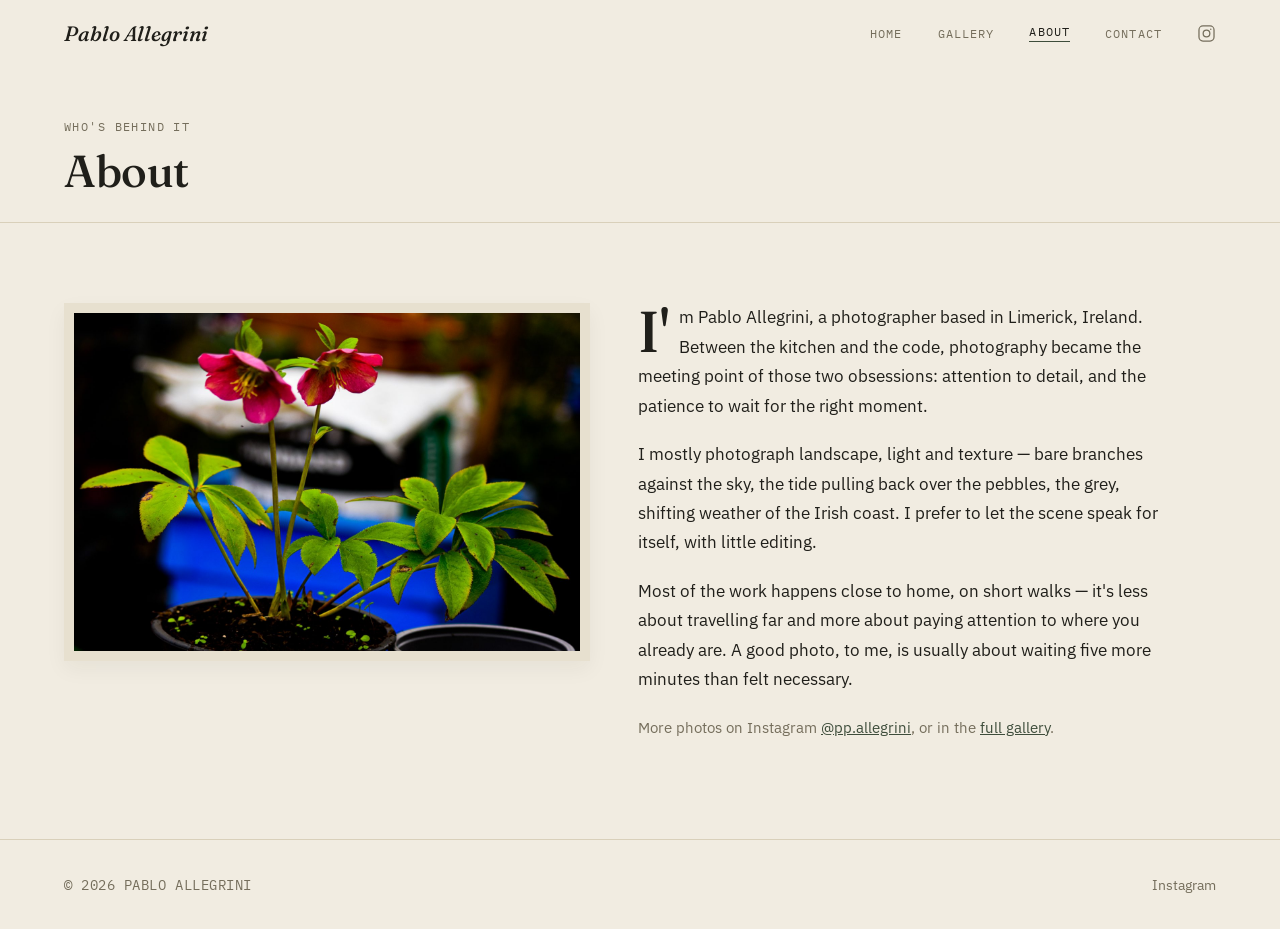
<file: about.html>
<!DOCTYPE html>
<html lang="en">
<head>
<meta charset="UTF-8">
<title>About — Pablo Allegrini</title>
<meta name="viewport" content="width=device-width, initial-scale=1.0">
<meta name="description" content="About Pablo Allegrini, landscape and nature photographer based in Limerick, Ireland.">
<link rel="preconnect" href="https://fonts.googleapis.com">
<link rel="preconnect" href="https://fonts.gstatic.com" crossorigin>
<link href="https://fonts.googleapis.com/css2?family=Fraunces:ital,opsz,wght@0,9..144,300;0,9..144,500;0,9..144,600;1,9..144,500&family=IBM+Plex+Mono:wght@400;500&family=IBM+Plex+Sans:wght@400;500&display=swap" rel="stylesheet">
<link rel="stylesheet" href="style.css">
</head>
<body>

<header class="site-nav" id="siteNav">
  <a class="wordmark" href="index.html">Pablo Allegrini</a>
  <button class="nav-toggle" id="navToggle" aria-label="Menu"><span></span><span></span><span></span></button>
  <nav class="links" id="navLinks">
    <a href="index.html">Home</a>
    <a href="gallery.html">Gallery</a>
    <a href="about.html" class="active">About</a>
    <a href="contact.html">Contact</a>
    <a href="https://www.instagram.com/pp.allegrini/" aria-label="Instagram" target="_blank" rel="noopener">
      <svg class="ig-icon" viewBox="0 0 24 24" fill="none" stroke="currentColor" stroke-width="1.6">
        <rect x="2.5" y="2.5" width="19" height="19" rx="5"/>
        <circle cx="12" cy="12" r="4.2"/>
        <circle cx="17.4" cy="6.6" r="0.9" fill="currentColor" stroke="none"/>
      </svg>
    </a>
  </nav>
</header>

<div class="page-header">
  <span class="hero-kicker mono">Who's behind it</span>
  <h1>About</h1>
</div>

<section>
  <div class="about">
    <div class="about-photo">
      <img src="14.jpg" alt="Nature detail photographed by Pablo Allegrini">
    </div>
    <div class="about-text">
      <p class="dropcap">I'm Pablo Allegrini, a photographer based in Limerick, Ireland. Between the kitchen and the code, photography became the meeting point of those two obsessions: attention to detail, and the patience to wait for the right moment.</p>
      <p>I mostly photograph landscape, light and texture — bare branches against the sky, the tide pulling back over the pebbles, the grey, shifting weather of the Irish coast. I prefer to let the scene speak for itself, with little editing.</p>
      <p>Most of the work happens close to home, on short walks — it's less about travelling far and more about paying attention to where you already are. A good photo, to me, is usually about waiting five more minutes than felt necessary.</p>
      <p class="muted">More photos on Instagram <a href="https://www.instagram.com/pp.allegrini/" target="_blank" rel="noopener">@pp.allegrini</a>, or in the <a href="gallery.html">full gallery</a>.</p>
    </div>
  </div>
</section>

<footer>
  <span class="mono">© 2026 PABLO ALLEGRINI</span>
  <a href="https://www.instagram.com/pp.allegrini/" target="_blank" rel="noopener">Instagram</a>
</footer>

<script src="script.js"></script>
</body>
</html>
</file>
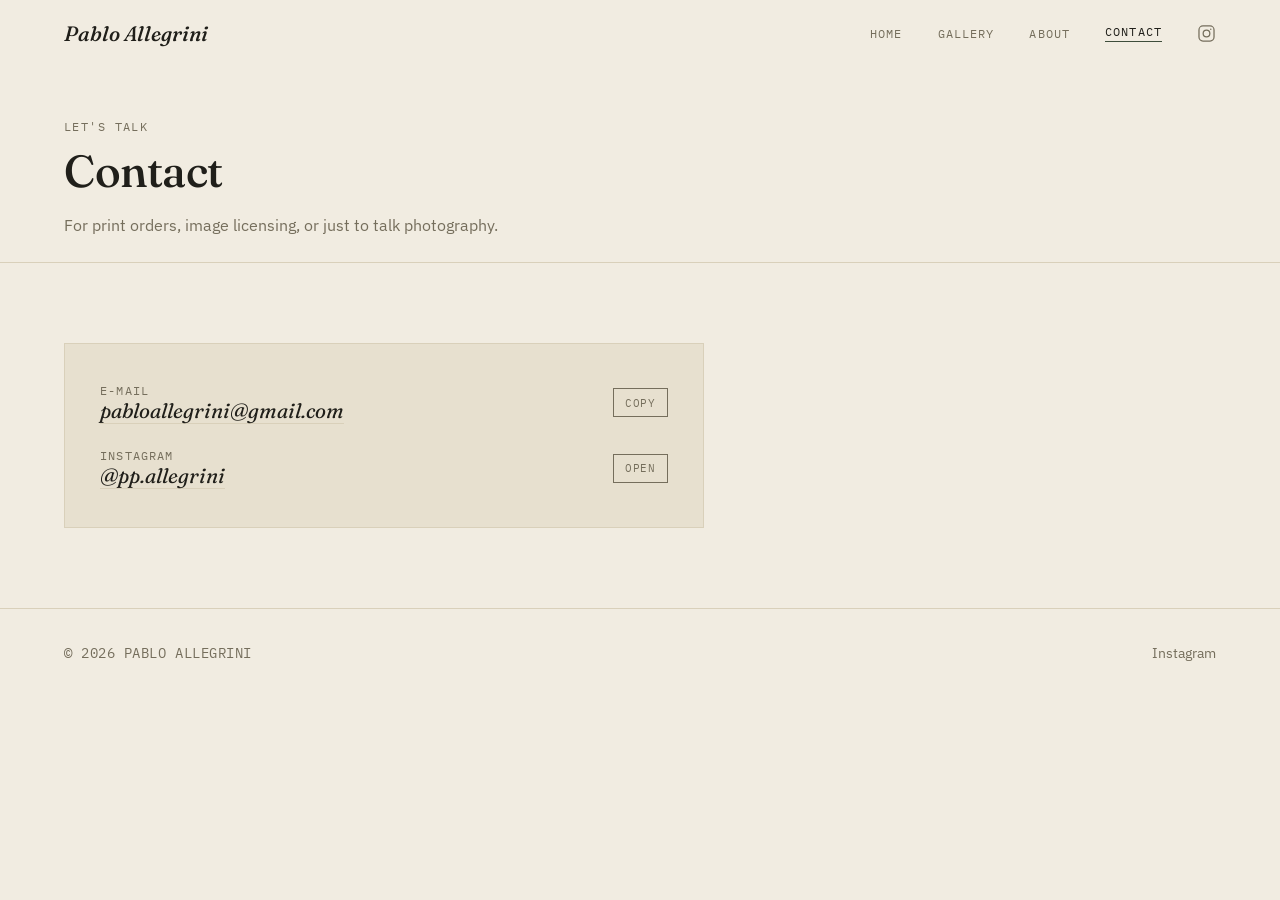
<file: contact.html>
<!DOCTYPE html>
<html lang="en">
<head>
<meta charset="UTF-8">
<title>Contact — Pablo Allegrini</title>
<meta name="viewport" content="width=device-width, initial-scale=1.0">
<meta name="description" content="Get in touch with Pablo Allegrini, landscape and nature photographer.">
<link rel="preconnect" href="https://fonts.googleapis.com">
<link rel="preconnect" href="https://fonts.gstatic.com" crossorigin>
<link href="https://fonts.googleapis.com/css2?family=Fraunces:ital,opsz,wght@0,9..144,300;0,9..144,500;0,9..144,600;1,9..144,500&family=IBM+Plex+Mono:wght@400;500&family=IBM+Plex+Sans:wght@400;500&display=swap" rel="stylesheet">
<link rel="stylesheet" href="style.css">
</head>
<body>

<header class="site-nav" id="siteNav">
  <a class="wordmark" href="index.html">Pablo Allegrini</a>
  <button class="nav-toggle" id="navToggle" aria-label="Menu"><span></span><span></span><span></span></button>
  <nav class="links" id="navLinks">
    <a href="index.html">Home</a>
    <a href="gallery.html">Gallery</a>
    <a href="about.html">About</a>
    <a href="contact.html" class="active">Contact</a>
    <a href="https://www.instagram.com/pp.allegrini/" aria-label="Instagram" target="_blank" rel="noopener">
      <svg class="ig-icon" viewBox="0 0 24 24" fill="none" stroke="currentColor" stroke-width="1.6">
        <rect x="2.5" y="2.5" width="19" height="19" rx="5"/>
        <circle cx="12" cy="12" r="4.2"/>
        <circle cx="17.4" cy="6.6" r="0.9" fill="currentColor" stroke="none"/>
      </svg>
    </a>
  </nav>
</header>

<div class="page-header">
  <span class="hero-kicker mono">Let's talk</span>
  <h1>Contact</h1>
  <p>For print orders, image licensing, or just to talk photography.</p>
</div>

<section>
  <div class="contact-wrap">
    <div class="contact-card">
      <div class="contact-row">
        <div>
          <div class="contact-label">E-mail</div>
          <div class="contact-value"><a href="mailto:pabloallegrini@gmail.com">pabloallegrini@gmail.com</a></div>
        </div>
        <button class="copy-btn" id="copyEmail" data-email="pabloallegrini@gmail.com">Copy</button>
      </div>
      <div class="contact-row">
        <div>
          <div class="contact-label">Instagram</div>
          <div class="contact-value"><a href="https://www.instagram.com/pp.allegrini/" target="_blank" rel="noopener">@pp.allegrini</a></div>
        </div>
        <a class="copy-btn" href="https://www.instagram.com/pp.allegrini/" target="_blank" rel="noopener" style="text-decoration:none; display:inline-block;">Open</a>
      </div>
    </div>
  </div>
</section>

<footer>
  <span class="mono">© 2026 PABLO ALLEGRINI</span>
  <a href="https://www.instagram.com/pp.allegrini/" target="_blank" rel="noopener">Instagram</a>
</footer>

<script src="script.js"></script>
<script>
  const copyBtn = document.getElementById("copyEmail");
  if (copyBtn) {
    copyBtn.addEventListener("click", async () => {
      try {
        await navigator.clipboard.writeText(copyBtn.dataset.email);
        copyBtn.textContent = "Copied ✓";
        copyBtn.classList.add("copied");
        setTimeout(() => { copyBtn.textContent = "Copy"; copyBtn.classList.remove("copied"); }, 2000);
      } catch(e) {
        copyBtn.textContent = "Copy manually";
      }
    });
  }
</script>
</body>
</html>
</file>
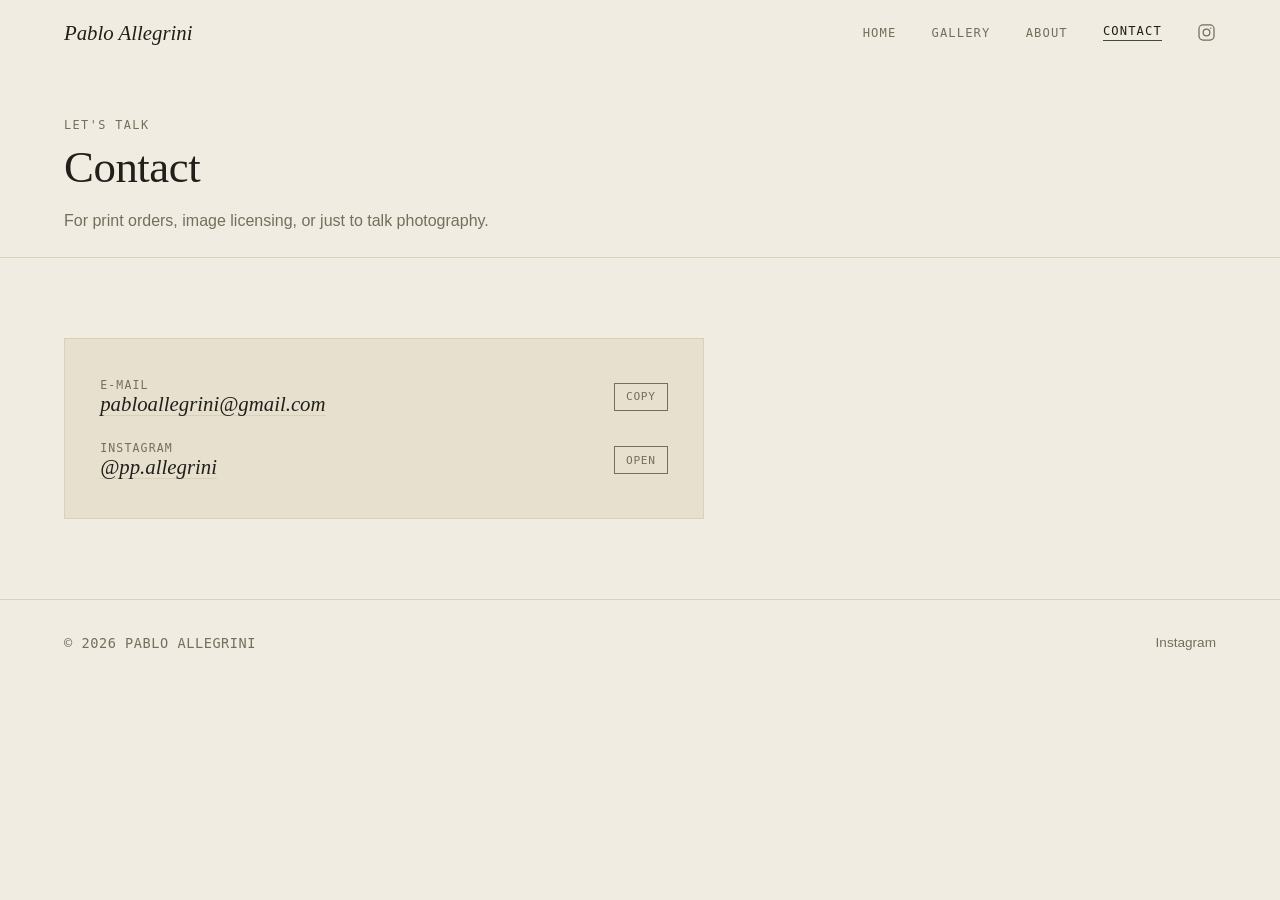
<file: contato.html>
<!DOCTYPE html>
<html lang="en"><head><meta charset="UTF-8"><meta http-equiv="refresh" content="0; url=contact.html"><title>Redirecting...</title></head>
<body><p>Redirecting to <a href="contact.html">contact.html</a>...</p></body></html>
</file>
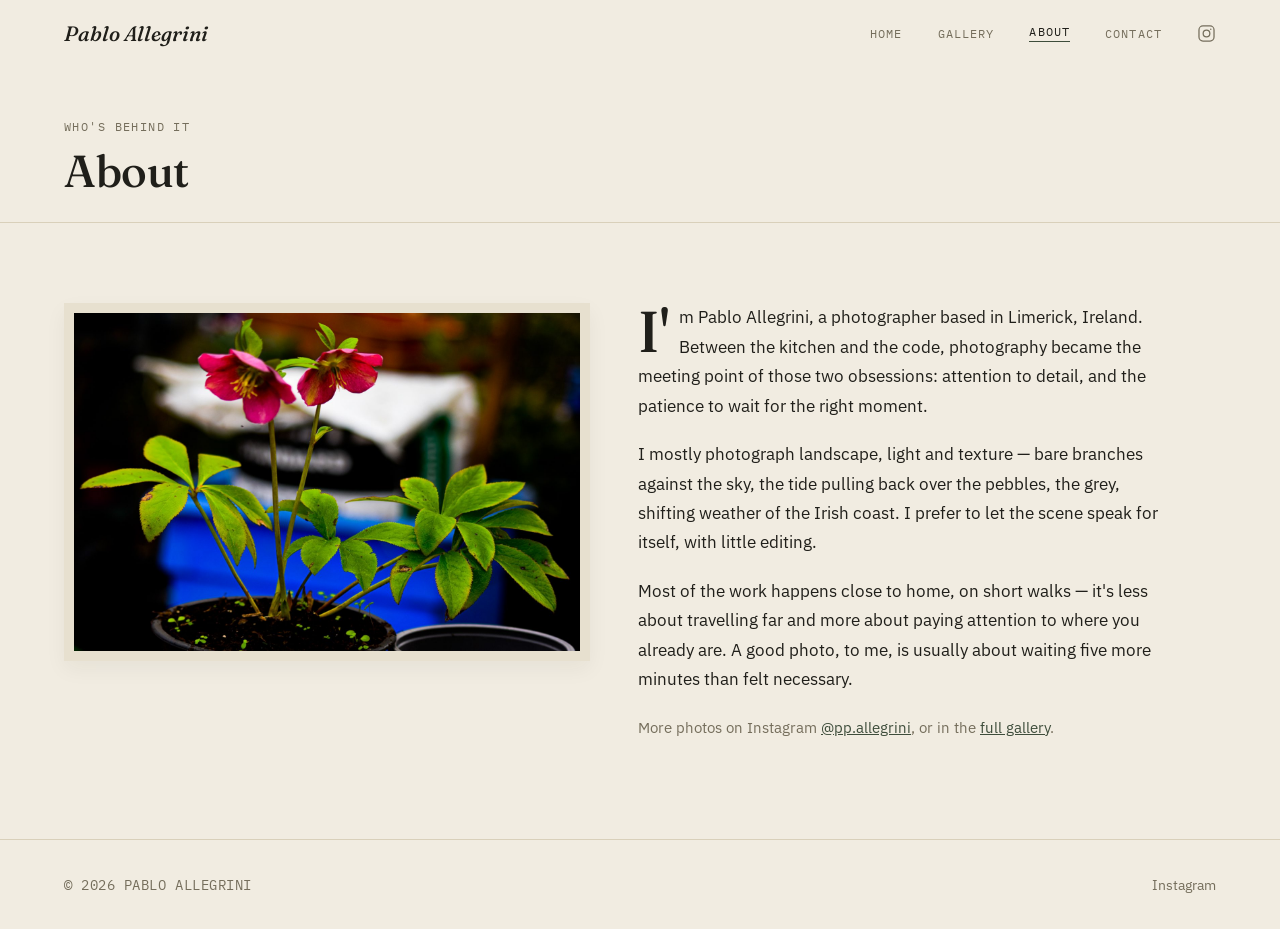
<file: sobre.html>
<!DOCTYPE html>
<html lang="en"><head><meta charset="UTF-8"><meta http-equiv="refresh" content="0; url=about.html"><title>Redirecting...</title></head>
<body><p>Redirecting to <a href="about.html">about.html</a>...</p></body></html>
</file>
<file: style.css>
:root{
  --paper: #f1ece1;
  --paper-raised: #e7e0cf;
  --ink: #201f1a;
  --muted: #756e5c;
  --accent: #3e4d3b;
  --line: #d9d0ba;
  --lb-bg: #16150f;
}
*{box-sizing:border-box;}
html{scroll-behavior:smooth;}
body{
  margin:0;
  background:var(--paper);
  color:var(--ink);
  font-family:'IBM Plex Sans', sans-serif;
  -webkit-font-smoothing:antialiased;
}
a{color:inherit;}
img{max-width:100%;display:block;}
.mono{font-family:'IBM Plex Mono', monospace;}

/* ---------- NAV ---------- */
header.site-nav{
  position:sticky; top:0; z-index:40;
  display:flex; align-items:center; justify-content:space-between;
  padding:1.3rem 5vw;
  background:rgba(241,236,225,0.88);
  backdrop-filter:blur(6px);
  border-bottom:1px solid transparent;
  transition:border-color .25s ease, padding .25s ease;
}
header.site-nav.scrolled{ border-bottom-color:var(--line); padding:1rem 5vw; }
.wordmark{
  font-family:'Fraunces', serif;
  font-style:italic;
  font-weight:500;
  font-size:1.3rem;
  text-decoration:none;
}
nav.links{display:flex; align-items:center; gap:2.2rem;}
nav.links a{
  font-family:'IBM Plex Mono', monospace;
  font-size:0.76rem;
  letter-spacing:0.09em;
  text-transform:uppercase;
  text-decoration:none;
  color:var(--muted);
  transition:color .2s ease;
}
nav.links a:hover, nav.links a.active{color:var(--ink);}
nav.links a.active{ border-bottom:1px solid var(--accent); padding-bottom:2px; }
.ig-icon{width:19px; height:19px; display:block; color:var(--muted);}
.ig-icon:hover{color:var(--ink);}

.nav-toggle{
  display:none; flex-direction:column; justify-content:center; gap:5px;
  width:32px; height:32px; background:none; border:none; cursor:pointer; z-index:2;
}
.nav-toggle span{ display:block; width:100%; height:1.5px; background:var(--ink); transition:transform .25s ease, opacity .25s ease; }
.nav-toggle.open span:nth-child(1){ transform:translateY(6.5px) rotate(45deg); }
.nav-toggle.open span:nth-child(2){ opacity:0; }
.nav-toggle.open span:nth-child(3){ transform:translateY(-6.5px) rotate(-45deg); }

@media (max-width:760px){
  .nav-toggle{display:flex;}
  nav.links{
    position:fixed; inset:0 0 0 auto; top:0; height:100vh; width:min(80vw,320px);
    background:var(--paper-raised);
    flex-direction:column; align-items:flex-start; justify-content:center; gap:2rem;
    padding:2rem 2.2rem;
    transform:translateX(100%); transition:transform .3s ease;
    border-left:1px solid var(--line);
  }
  nav.links.open{transform:translateX(0);}
  nav.links a{font-size:1rem;}
}

/* ---------- HERO (home) ---------- */
.hero{ display:grid; grid-template-columns:1fr; }
@media (min-width:900px){ .hero{grid-template-columns: 0.92fr 1.08fr; align-items:stretch;} }
.hero-text{ padding:3.5rem 6vw 3rem; display:flex; flex-direction:column; justify-content:center; gap:1.4rem; }
.hero-kicker{ font-size:0.74rem; letter-spacing:0.12em; color:var(--muted); text-transform:uppercase; }
.hero-text h1{
  font-family:'Fraunces', serif; font-weight:500; font-size:clamp(2.4rem, 5.2vw, 4.1rem);
  line-height:1.03; margin:0; letter-spacing:-0.01em;
}
.hero-text h1 em{ font-style:italic; font-weight:500; color:var(--accent); }
.hero-text p{ font-size:1.05rem; line-height:1.65; color:var(--muted); max-width:42ch; margin:0; }
.hero-photo{ position:relative; min-height:340px; }
.hero-photo img{ width:100%; height:100%; object-fit:cover; }

.btn{
  display:inline-flex; align-items:center; gap:0.5rem;
  font-family:'IBM Plex Mono', monospace; font-size:0.78rem; letter-spacing:0.08em; text-transform:uppercase;
  text-decoration:none; color:var(--ink);
  border:1px solid var(--ink); padding:0.85rem 1.4rem;
  width:fit-content;
  transition:background .2s ease, color .2s ease;
}
.btn:hover{ background:var(--ink); color:var(--paper); }

/* ---------- PAGE HEADER (interior pages) ---------- */
.page-header{ padding:3.2rem 5vw 1.5rem; border-bottom:1px solid var(--line); }
.page-header .hero-kicker{ display:block; margin-bottom:0.6rem; }
.page-header h1{
  font-family:'Fraunces', serif; font-weight:500; font-size:clamp(2rem, 4vw, 2.8rem); margin:0;
  letter-spacing:-0.01em;
}
.page-header p{ color:var(--muted); font-size:1rem; max-width:52ch; margin:0.9rem 0 0; line-height:1.6; }

/* ---------- SECTIONS ---------- */
section{padding:5rem 5vw;}
.section-head{
  display:flex; align-items:baseline; justify-content:space-between;
  margin-bottom:2.2rem; padding-bottom:1.1rem; border-bottom:1px solid var(--line);
}
.section-head h2{ font-family:'Fraunces', serif; font-weight:500; font-size:1.8rem; margin:0; }
.section-head span{ font-family:'IBM Plex Mono', monospace; color:var(--muted); font-size:0.78rem; letter-spacing:0.05em; }

/* ---------- GALLERY: mounted prints ---------- */
.grid{ column-count:1; column-gap:1.4rem; }
@media (min-width:640px){ .grid{column-count:2;} }
@media (min-width:980px){ .grid{column-count:3;} }
@media (min-width:1400px){ .grid{column-count:4;} }
.plate{
  position:relative; display:block; break-inside:avoid; margin-bottom:1.4rem;
  background:var(--paper-raised);
  padding:10px;
  box-shadow:0 1px 2px rgba(32,31,26,0.06), 0 8px 20px rgba(32,31,26,0.05);
  cursor:zoom-in;
  transition:transform .25s ease, box-shadow .25s ease;
}
.plate:hover{ transform:translateY(-3px); box-shadow:0 4px 10px rgba(32,31,26,0.08), 0 14px 28px rgba(32,31,26,0.08); }
.plate img{ width:100%; display:block; }

/* ---------- ABOUT: editorial column ---------- */
.about{ display:grid; grid-template-columns:1fr; gap:3rem; max-width:1100px; }
@media (min-width:860px){ .about{grid-template-columns:1fr 1fr; align-items:start;} }
.about-photo{ background:var(--paper-raised); padding:10px; box-shadow:0 8px 20px rgba(32,31,26,0.05); }
.about-photo img{ width:100%; height:auto; display:block; }
.about-text .dropcap:first-letter{
  font-family:'Fraunces', serif; font-size:3.6rem; font-weight:500; float:left;
  line-height:0.8; padding-right:0.6rem; padding-top:0.35rem; color:var(--ink);
}
.about-text p{ font-size:1.05rem; line-height:1.75; color:var(--ink); max-width:56ch; margin:0 0 1.2rem; }
.about-text p.muted{ color:var(--muted); font-size:0.95rem; }
.about-text a{ color:var(--accent); }

/* ---------- CONTACT ---------- */
.contact-wrap{ max-width:640px; }
.contact-card{
  background:var(--paper-raised); border:1px solid var(--line);
  padding:2.4rem 2.2rem; display:flex; flex-direction:column; gap:1.6rem;
}
.contact-row{ display:flex; align-items:center; justify-content:space-between; gap:1rem; flex-wrap:wrap; }
.contact-label{ font-family:'IBM Plex Mono', monospace; font-size:0.72rem; letter-spacing:0.1em; color:var(--muted); text-transform:uppercase; }
.contact-value{ font-family:'Fraunces', serif; font-size:1.3rem; font-style:italic; }
.contact-value a{ text-decoration:none; border-bottom:1px solid var(--line); }
.contact-value a:hover{ border-bottom-color:var(--ink); }
.copy-btn{
  font-family:'IBM Plex Mono', monospace; font-size:0.7rem; letter-spacing:0.06em; text-transform:uppercase;
  background:none; border:1px solid var(--muted); color:var(--muted); padding:0.4rem 0.7rem; cursor:pointer;
  transition:all .2s ease;
}
.copy-btn:hover{ border-color:var(--ink); color:var(--ink); }
.copy-btn.copied{ border-color:var(--accent); color:var(--accent); }

/* ---------- FOOTER ---------- */
footer{
  padding:2.2rem 5vw; border-top:1px solid var(--line);
  display:flex; align-items:center; justify-content:space-between;
  color:var(--muted); font-size:0.85rem;
}
footer .mono{ letter-spacing:0.04em; }
footer a{ text-decoration:none; color:var(--muted); display:flex; align-items:center; gap:0.5rem; }
footer a:hover{ color:var(--ink); }

/* ---------- LIGHTBOX (kept dark for image focus) ---------- */
.lightbox{
  position:fixed; inset:0; z-index:100; background:rgba(22,21,15,0.97);
  display:none; align-items:center; justify-content:center; overflow:hidden;
}
.lightbox.open{display:flex;}
.lb-stage{ position:relative; width:100%; height:100%; display:flex; align-items:center; justify-content:center; overflow:hidden; touch-action:none; }
.lb-stage img{
  max-width:92vw; max-height:82vh; box-shadow:0 20px 60px rgba(0,0,0,0.5);
  cursor:zoom-in; user-select:none; -webkit-user-drag:none;
  transform-origin:center center; transition:transform .18s ease, opacity .15s ease; will-change:transform;
}
.lb-stage img.zoomed{cursor:grab; transition:opacity .15s ease;}
.lb-stage img.dragging{cursor:grabbing; transition:none;}
.lb-stage img.fading{opacity:0;}
.lightbox .close, .lightbox .prev, .lightbox .next{
  position:fixed; background:none; border:none; color:#efe9db;
  font-size:1.9rem; cursor:pointer; opacity:0.65; transition:opacity .2s ease; padding:0.5rem; z-index:5;
}
.lightbox .close:hover, .lightbox .prev:hover, .lightbox .next:hover{opacity:1;}
.lightbox .close{top:1.2rem; right:1.5rem;}
.lightbox .prev{left:1rem; top:50%; transform:translateY(-50%);}
.lightbox .next{right:1rem; top:50%; transform:translateY(-50%);}
.lb-frame{
  position:fixed; bottom:2.5rem; left:50%; transform:translateX(-50%);
  font-family:'IBM Plex Mono', monospace; font-size:0.72rem; letter-spacing:0.1em; color:#a39c8a;
}
.lb-counter{
  position:fixed; bottom:1.3rem; left:50%; transform:translateX(-50%);
  font-family:'IBM Plex Mono', monospace; font-size:0.78rem; color:#a39c8a; font-variant-numeric:tabular-nums;
}
.lb-hint{
  position:fixed; top:1.3rem; left:1.5rem; font-family:'IBM Plex Mono', monospace;
  font-size:0.72rem; color:#a39c8a;
}
@media (max-width:640px){ .lb-hint{display:none;} }
@media (prefers-reduced-motion: reduce){ html{scroll-behavior:auto;} .lb-stage img{transition:none;} }
</file>
